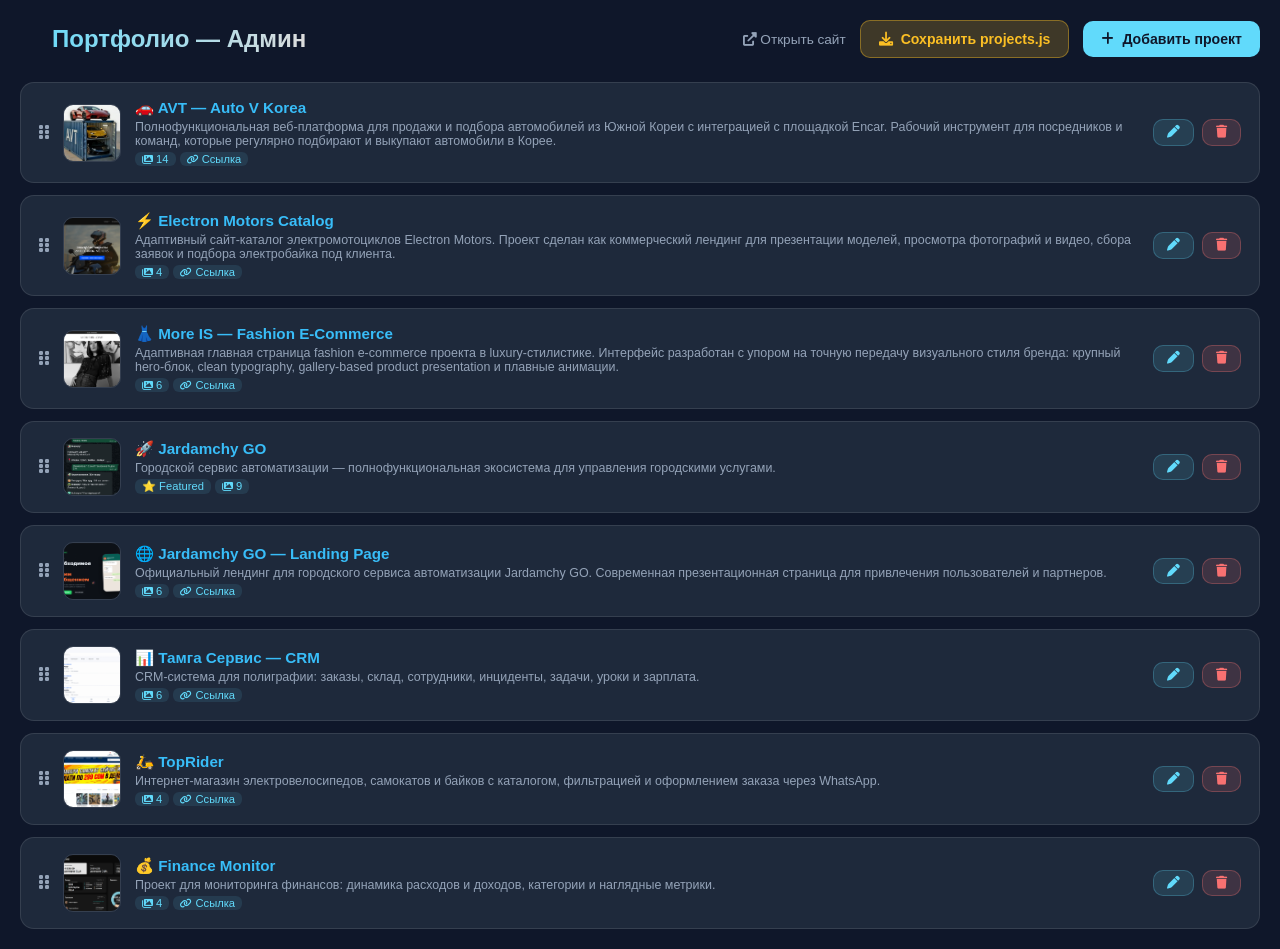
<file: admin.html>
<!DOCTYPE html>
<html lang="ru">

<head>
    <meta charset="UTF-8">
    <meta name="viewport" content="width=device-width, initial-scale=1.0">
    <title>Админ — Портфолио</title>
    <link rel="stylesheet" href="https://cdnjs.cloudflare.com/ajax/libs/font-awesome/6.0.0/css/all.min.css">
    <!-- Загружаем текущий projects.js как источник данных -->
    <script src="projects.js"></script>
    <style>
        :root {
            --bg: #0f172a;
            --card: #1e293b;
            --border: rgba(255, 255, 255, 0.1);
            --accent: #61dafb;
            --accent2: #38bdf8;
            --text: #f1f5f9;
            --muted: #94a3b8;
            --danger: #f87171;
            --success: #4ade80;
            --warn: #fbbf24;
        }

        * {
            margin: 0;
            padding: 0;
            box-sizing: border-box;
        }

        body {
            font-family: 'Segoe UI', sans-serif;
            background: var(--bg);
            color: var(--text);
            min-height: 100vh;
            padding: 20px;
        }

        /* TOP BAR */
        .top-bar {
            display: flex;
            align-items: center;
            justify-content: space-between;
            margin-bottom: 24px;
            flex-wrap: wrap;
            gap: 12px;
        }

        .top-bar h1 {
            font-size: 1.5rem;
            background: linear-gradient(90deg, var(--accent), #dcdcdc);
            -webkit-background-clip: text;
            -webkit-text-fill-color: transparent;
            background-clip: text;
        }

        .top-bar-links {
            display: flex;
            align-items: center;
            gap: 14px;
            flex-wrap: wrap;
        }

        .top-bar-links a {
            color: var(--muted);
            text-decoration: none;
            font-size: 0.85rem;
            transition: color .2s;
        }

        .top-bar-links a:hover {
            color: var(--accent);
        }

        /* SAVE BANNER */
        .save-banner {
            display: none;
            background: rgba(251, 191, 36, 0.1);
            border: 1px solid rgba(251, 191, 36, 0.35);
            border-radius: 12px;
            padding: 14px 20px;
            margin-bottom: 20px;
            align-items: center;
            gap: 14px;
            flex-wrap: wrap;
        }

        .save-banner.visible {
            display: flex;
        }

        .save-banner i {
            color: var(--warn);
            font-size: 1.2rem;
            flex-shrink: 0;
        }

        .save-banner p {
            flex: 1;
            font-size: 0.88rem;
            color: var(--warn);
        }

        .save-banner p strong {
            display: block;
            margin-bottom: 2px;
        }

        .save-banner p span {
            opacity: .8;
            font-size: .8rem;
        }

        /* BTNS */
        .btn {
            display: inline-flex;
            align-items: center;
            gap: 8px;
            padding: 10px 18px;
            border-radius: 10px;
            border: none;
            cursor: pointer;
            font-size: 0.88rem;
            font-weight: 600;
            transition: all .2s;
        }

        .btn-primary {
            background: var(--accent);
            color: #0f172a;
        }

        .btn-primary:hover {
            background: var(--accent2);
            transform: translateY(-1px);
        }

        .btn-save {
            background: rgba(251, 191, 36, 0.2);
            color: var(--warn);
            border: 1px solid rgba(251, 191, 36, 0.4);
        }

        .btn-save:hover {
            background: rgba(251, 191, 36, 0.35);
            transform: translateY(-1px);
        }

        .btn-danger {
            background: rgba(248, 113, 113, 0.15);
            color: var(--danger);
            border: 1px solid rgba(248, 113, 113, .3);
        }

        .btn-danger:hover {
            background: rgba(248, 113, 113, .3);
        }

        .btn-edit {
            background: rgba(97, 218, 251, .12);
            color: var(--accent);
            border: 1px solid rgba(97, 218, 251, .25);
        }

        .btn-edit:hover {
            background: rgba(97, 218, 251, .25);
        }

        .btn-cancel {
            background: rgba(255, 255, 255, .06);
            color: var(--muted);
            border: 1px solid var(--border);
        }

        .btn-cancel:hover {
            background: rgba(255, 255, 255, .12);
            color: var(--text);
        }

        .btn-sm {
            padding: 6px 13px;
            font-size: 0.8rem;
        }

        /* PROJECTS */
        .projects-list {
            display: flex;
            flex-direction: column;
            gap: 12px;
        }

        .project-item {
            background: var(--card);
            border: 1px solid var(--border);
            border-radius: 14px;
            padding: 16px 18px;
            display: flex;
            align-items: center;
            gap: 14px;
            transition: border-color .2s;
        }

        .project-item:hover {
            border-color: rgba(97, 218, 251, .35);
        }

        .project-item.dragging {
            opacity: .4;
        }

        .drag-handle {
            color: var(--muted);
            cursor: grab;
            font-size: 1rem;
            flex-shrink: 0;
        }

        .drag-handle:active {
            cursor: grabbing;
        }

        .project-thumb {
            width: 58px;
            height: 58px;
            border-radius: 10px;
            object-fit: cover;
            border: 1px solid var(--border);
            flex-shrink: 0;
        }

        .project-thumb-ph {
            width: 58px;
            height: 58px;
            border-radius: 10px;
            background: rgba(255, 255, 255, .05);
            border: 1px solid var(--border);
            display: flex;
            align-items: center;
            justify-content: center;
            color: var(--muted);
            font-size: 1.3rem;
            flex-shrink: 0;
        }

        .project-info {
            flex: 1;
            min-width: 0;
        }

        .project-info h3 {
            font-size: .95rem;
            color: var(--accent2);
            margin-bottom: 3px;
            white-space: nowrap;
            overflow: hidden;
            text-overflow: ellipsis;
        }

        .project-info p {
            font-size: .78rem;
            color: var(--muted);
            display: -webkit-box;
            -webkit-line-clamp: 2;
            -webkit-box-orient: vertical;
            overflow: hidden;
        }

        .project-meta {
            margin-top: 4px;
            display: flex;
            flex-wrap: wrap;
            gap: 4px;
        }

        .badge {
            background: rgba(97, 218, 251, .1);
            color: var(--accent);
            border-radius: 6px;
            padding: 1px 7px;
            font-size: .7rem;
        }

        .badge-warn {
            background: rgba(251, 191, 36, .1);
            color: var(--warn);
        }

        .project-actions {
            display: flex;
            gap: 8px;
            flex-shrink: 0;
        }

        .empty-state {
            text-align: center;
            padding: 60px 20px;
            color: var(--muted);
        }

        .empty-state i {
            font-size: 3rem;
            margin-bottom: 16px;
            opacity: .4;
            display: block;
        }

        /* MODAL */
        .modal-overlay {
            display: none;
            position: fixed;
            inset: 0;
            background: rgba(0, 0, 0, .75);
            backdrop-filter: blur(4px);
            z-index: 100;
            align-items: flex-start;
            justify-content: center;
            padding: 20px;
            overflow-y: auto;
        }

        .modal-overlay.open {
            display: flex;
        }

        .modal {
            background: var(--card);
            border: 1px solid var(--border);
            border-radius: 20px;
            padding: 26px;
            width: 100%;
            max-width: 600px;
            margin: auto;
        }

        .modal-header {
            display: flex;
            align-items: center;
            justify-content: space-between;
            margin-bottom: 22px;
        }

        .modal-header h2 {
            font-size: 1.2rem;
            color: var(--accent);
        }

        .modal-close {
            background: none;
            border: none;
            color: var(--muted);
            font-size: 1.4rem;
            cursor: pointer;
            transition: color .2s;
        }

        .modal-close:hover {
            color: var(--text);
        }

        /* FORM */
        .form-group {
            margin-bottom: 16px;
        }

        .form-group label {
            display: block;
            font-size: .82rem;
            color: var(--muted);
            margin-bottom: 6px;
            font-weight: 500;
        }

        .form-group input[type=text],
        .form-group input[type=url],
        .form-group textarea {
            width: 100%;
            background: rgba(255, 255, 255, .05);
            border: 1px solid var(--border);
            border-radius: 10px;
            color: var(--text);
            padding: 9px 13px;
            font-size: .88rem;
            font-family: inherit;
            outline: none;
            transition: border-color .2s;
        }

        .form-group input:focus,
        .form-group textarea:focus {
            border-color: var(--accent);
        }

        .form-group textarea {
            resize: vertical;
            min-height: 75px;
        }

        .form-row {
            display: grid;
            grid-template-columns: 80px 1fr;
            gap: 12px;
        }

        /* UPLOAD */
        .upload-area {
            border: 2px dashed rgba(97, 218, 251, .3);
            border-radius: 12px;
            padding: 18px;
            text-align: center;
            cursor: pointer;
            transition: all .2s;
            position: relative;
        }

        .upload-area:hover,
        .upload-area.drag-over {
            border-color: var(--accent);
            background: rgba(97, 218, 251, .05);
        }

        .upload-area input {
            position: absolute;
            inset: 0;
            opacity: 0;
            cursor: pointer;
        }

        .upload-area i {
            font-size: 1.6rem;
            color: var(--accent);
            margin-bottom: 6px;
        }

        .upload-area p {
            font-size: .82rem;
            color: var(--muted);
        }

        .images-preview {
            display: grid;
            grid-template-columns: repeat(auto-fill, minmax(80px, 1fr));
            gap: 8px;
            margin-top: 10px;
        }

        .img-wrap {
            position: relative;
            border-radius: 10px;
            overflow: hidden;
            aspect-ratio: 1;
        }

        .img-wrap img {
            width: 100%;
            height: 100%;
            object-fit: cover;
        }

        .img-rm {
            position: absolute;
            top: 3px;
            right: 3px;
            background: rgba(0, 0, 0, .7);
            color: var(--danger);
            border: none;
            border-radius: 50%;
            width: 20px;
            height: 20px;
            font-size: 11px;
            cursor: pointer;
            display: flex;
            align-items: center;
            justify-content: center;
            transition: background .2s;
        }

        .img-rm:hover {
            background: rgba(248, 113, 113, .4);
        }

        /* FEATURES */
        .features-list {
            display: flex;
            flex-direction: column;
            gap: 5px;
            margin-top: 6px;
        }

        .feature-row {
            display: flex;
            gap: 7px;
        }

        .feature-row input {
            flex: 1;
            background: rgba(255, 255, 255, .05);
            border: 1px solid var(--border);
            border-radius: 8px;
            color: var(--text);
            padding: 7px 11px;
            font-size: .85rem;
            outline: none;
            transition: border-color .2s;
        }

        .feature-row input:focus {
            border-color: var(--accent);
        }

        .feature-row button {
            background: none;
            border: none;
            color: var(--danger);
            cursor: pointer;
            font-size: .95rem;
            padding: 5px 8px;
            border-radius: 6px;
            transition: background .2s;
        }

        .feature-row button:hover {
            background: rgba(248, 113, 113, .15);
        }

        .add-feat {
            background: none;
            border: 1px dashed rgba(97, 218, 251, .3);
            border-radius: 8px;
            color: var(--accent);
            padding: 6px 12px;
            cursor: pointer;
            font-size: .8rem;
            transition: all .2s;
            margin-top: 4px;
        }

        .add-feat:hover {
            background: rgba(97, 218, 251, .08);
            border-color: var(--accent);
        }

        /* TOGGLE */
        .toggle-row {
            display: flex;
            align-items: center;
            gap: 10px;
        }

        .toggle {
            position: relative;
            width: 40px;
            height: 22px;
            flex-shrink: 0;
        }

        .toggle input {
            opacity: 0;
            width: 0;
            height: 0;
        }

        .toggle-slider {
            position: absolute;
            inset: 0;
            background: rgba(255, 255, 255, .1);
            border-radius: 22px;
            cursor: pointer;
            transition: background .2s;
        }

        .toggle-slider::before {
            content: '';
            position: absolute;
            left: 3px;
            top: 3px;
            width: 16px;
            height: 16px;
            background: white;
            border-radius: 50%;
            transition: transform .2s;
        }

        .toggle input:checked+.toggle-slider {
            background: var(--accent);
        }

        .toggle input:checked+.toggle-slider::before {
            transform: translateX(18px);
        }

        .modal-footer {
            display: flex;
            gap: 10px;
            justify-content: flex-end;
            margin-top: 22px;
            padding-top: 16px;
            border-top: 1px solid var(--border);
        }

        /* TOAST */
        .toast {
            position: fixed;
            bottom: 22px;
            right: 22px;
            background: #1e293b;
            border: 1px solid var(--border);
            border-radius: 12px;
            padding: 11px 18px;
            font-size: .85rem;
            display: flex;
            align-items: center;
            gap: 9px;
            transform: translateY(80px);
            opacity: 0;
            transition: all .3s;
            z-index: 999;
            max-width: 300px;
        }

        .toast.show {
            transform: translateY(0);
            opacity: 1;
        }

        .toast.success {
            border-color: rgba(74, 222, 128, .4);
        }

        .toast.success i {
            color: var(--success);
        }

        .toast.error {
            border-color: rgba(248, 113, 113, .4);
        }

        .toast.error i {
            color: var(--danger);
        }

        /* CONFIRM */
        .confirm-overlay {
            display: none;
            position: fixed;
            inset: 0;
            background: rgba(0, 0, 0, .7);
            backdrop-filter: blur(4px);
            z-index: 200;
            align-items: center;
            justify-content: center;
            padding: 20px;
        }

        .confirm-overlay.open {
            display: flex;
        }

        .confirm-box {
            background: var(--card);
            border: 1px solid var(--border);
            border-radius: 18px;
            padding: 28px;
            max-width: 340px;
            width: 100%;
            text-align: center;
        }

        .confirm-box i {
            font-size: 2.3rem;
            color: var(--danger);
            margin-bottom: 12px;
        }

        .confirm-box h3 {
            margin-bottom: 8px;
        }

        .confirm-box p {
            color: var(--muted);
            font-size: .88rem;
            margin-bottom: 20px;
        }

        .confirm-actions {
            display: flex;
            gap: 10px;
            justify-content: center;
        }

        @media(max-width:600px) {
            .modal {
                padding: 18px;
            }

            .project-item {
                flex-wrap: wrap;
            }

            .project-actions {
                width: 100%;
                justify-content: flex-end;
            }

            .form-row {
                grid-template-columns: 60px 1fr;
            }
        }
    </style>
</head>

<body>

    <!-- TOP BAR -->
    <div class="top-bar">
        <h1><i class="fas fa-layer-group" style="margin-right:8px;opacity:.7"></i>Портфолио — Админ</h1>
        <div class="top-bar-links">
            <a href="index.html" target="_blank"><i class="fas fa-external-link-alt"></i> Открыть сайт</a>
            <button class="btn btn-save" onclick="downloadProjectsJs()"
                title="Скачать projects.js и добавить в папку, затем запушить в GitHub">
                <i class="fas fa-download"></i> Сохранить projects.js
            </button>
            <button class="btn btn-primary" onclick="openModal()">
                <i class="fas fa-plus"></i> Добавить проект
            </button>
        </div>
    </div>

    <!-- SAVE BANNER -->
    <div class="save-banner" id="save-banner">
        <i class="fas fa-exclamation-triangle"></i>
        <p>
            <strong>Есть несохранённые изменения!</strong>
            <span>Нажми «Сохранить projects.js», замени файл в папке портфолио и запуши в GitHub.</span>
        </p>
        <button class="btn btn-save btn-sm" onclick="downloadProjectsJs()">
            <i class="fas fa-download"></i> Скачать
        </button>
    </div>

    <!-- LIST -->
    <div id="projects-list" class="projects-list"></div>

    <!-- HOW TO -->
    <div id="howto"
        style="margin-top:24px; background:rgba(97,218,251,0.05); border:1px solid rgba(97,218,251,0.2); border-radius:14px; padding:18px 20px; font-size:.85rem; color:var(--muted); display:none;">
        <strong style="color:var(--accent); display:block; margin-bottom:10px;">📋 Как применить изменения на
            сайте:</strong>
        <ol style="padding-left:18px; line-height:2;">
            <li>Нажми кнопку <strong style="color:var(--warn)">«Сохранить projects.js»</strong></li>
            <li>Файл <code style="background:rgba(255,255,255,.1);padding:1px 6px;border-radius:4px;">projects.js</code>
                скачается — замени им старый в папке портфолио</li>
            <li>Сделай <code
                    style="background:rgba(255,255,255,.1);padding:1px 6px;border-radius:4px;">git add . && git commit -m "update projects" && git push</code>
            </li>
            <li>Готово — изменения появятся на сайте! ✅</li>
        </ol>
    </div>

    <!-- MODAL -->
    <div class="modal-overlay" id="modal" onclick="handleOverlayClick(event)">
        <div class="modal">
            <div class="modal-header">
                <h2 id="modal-title"><i class="fas fa-plus-circle" style="margin-right:8px"></i>Добавить проект</h2>
                <button class="modal-close" onclick="closeModal()"><i class="fas fa-times"></i></button>
            </div>

            <div class="form-row">
                <div class="form-group">
                    <label>Эмодзи</label>
                    <input type="text" id="f-emoji" placeholder="🚀" style="font-size:1.2rem;text-align:center;"
                        maxlength="4">
                </div>
                <div class="form-group">
                    <label>Название проекта *</label>
                    <input type="text" id="f-title" placeholder="Мой проект">
                </div>
            </div>

            <div class="form-group">
                <label>Описание *</label>
                <textarea id="f-desc" rows="3" placeholder="Что делает этот проект..."></textarea>
            </div>

            <div class="form-group">
                <label>Ссылка на проект (URL)</label>
                <input type="url" id="f-url" placeholder="https://example.com">
            </div>

            <div class="form-group">
                <label>Технологии</label>
                <input type="text" id="f-tech" placeholder="Frontend: HTML | Backend: FastAPI | Hosting: Railway">
            </div>

            <div class="form-group">
                <label>Особенности / фичи</label>
                <div class="features-list" id="features-list"></div>
                <button class="add-feat" onclick="addFeatureRow()"><i class="fas fa-plus"></i> Добавить пункт</button>
            </div>

            <div class="form-group">
                <label>Скриншоты</label>
                <div class="upload-area" id="upload-area">
                    <input type="file" id="f-images" accept="image/*" multiple onchange="handleImages(this)">
                    <i class="fas fa-cloud-upload-alt"></i>
                    <p>Нажми или перетащи сюда<br><small style="opacity:.6">PNG, JPG, WebP — до 10 фото</small></p>
                </div>
                <div class="images-preview" id="images-preview"></div>
            </div>

            <div class="form-group">
                <div class="toggle-row">
                    <label class="toggle">
                        <input type="checkbox" id="f-featured">
                        <span class="toggle-slider"></span>
                    </label>
                    <div>
                        <div style="font-size:.86rem;font-weight:600">⭐ Выделенный проект</div>
                        <div style="font-size:.76rem;color:var(--muted)">Синяя рамка, крупный вид</div>
                    </div>
                </div>
            </div>

            <div class="modal-footer">
                <button class="btn btn-cancel" onclick="closeModal()">Отмена</button>
                <button class="btn btn-primary" onclick="saveProject()"><i class="fas fa-save"></i> Сохранить</button>
            </div>
        </div>
    </div>

    <!-- CONFIRM -->
    <div class="confirm-overlay" id="confirm-overlay">
        <div class="confirm-box">
            <i class="fas fa-trash-alt"></i>
            <h3>Удалить проект?</h3>
            <p id="confirm-text">Это действие нельзя отменить.</p>
            <div class="confirm-actions">
                <button class="btn btn-cancel" onclick="closeConfirm()">Отмена</button>
                <button class="btn btn-danger" onclick="confirmDelete()">Удалить</button>
            </div>
        </div>
    </div>

    <!-- TOAST -->
    <div class="toast" id="toast">
        <i id="toast-icon" class="fas fa-check-circle"></i>
        <span id="toast-msg"></span>
    </div>

    <script>
        // ── DATA ─────────────────────────────────────────────────────
        const LS_KEY = 'portfolio_admin_projects';

        function uid() { return 'p' + Date.now().toString(36) + Math.random().toString(36).slice(2, 5); }

        // Load: prefer localStorage draft, fall back to projects.js, then empty
        function getProjects() {
            try {
                const raw = localStorage.getItem(LS_KEY);
                if (raw) return JSON.parse(raw);
            } catch (e) { }
            // Seed from projects.js
            if (window.PORTFOLIO_PROJECTS && window.PORTFOLIO_PROJECTS.length) {
                const data = window.PORTFOLIO_PROJECTS.map(p => ({ ...p, id: p.id || uid() }));
                localStorage.setItem(LS_KEY, JSON.stringify(data));
                return data;
            }
            return [];
        }

        function setProjects(data) {
            localStorage.setItem(LS_KEY, JSON.stringify(data));
            showChangedBanner();
        }

        // ── STATE ────────────────────────────────────────────────────
        let editingId = null;
        let pendingImages = [];
        let deleteTargetId = null;
        let hasUnsaved = false;

        // ── UNSAVED BANNER ───────────────────────────────────────────
        function showChangedBanner() {
            hasUnsaved = true;
            document.getElementById('save-banner').classList.add('visible');
            document.getElementById('howto').style.display = 'block';
        }

        // ── RENDER ───────────────────────────────────────────────────
        function render() {
            const projects = getProjects();
            const list = document.getElementById('projects-list');

            if (!projects.length) {
                list.innerHTML = `<div class="empty-state"><i class="fas fa-folder-open"></i><p>Проектов пока нет</p>
        <button class="btn btn-primary" onclick="openModal()"><i class="fas fa-plus"></i> Добавить первый</button></div>`;
                return;
            }

            list.innerHTML = projects.map(p => {
                const thumb = p.images && p.images.length
                    ? `<img class="project-thumb" src="${p.images[0]}" alt="" onerror="this.style.display='none';this.nextElementSibling.style.display='flex'">
           <div class="project-thumb-ph" style="display:none"><i class="fas fa-image"></i></div>`
                    : `<div class="project-thumb-ph"><i class="fas fa-image"></i></div>`;

                return `
      <div class="project-item" data-id="${p.id}"
           draggable="true"
           ondragstart="dragStart(event,'${p.id}')"
           ondragover="dragOver(event)"
           ondrop="drop(event,'${p.id}')">
        <span class="drag-handle"><i class="fas fa-grip-vertical"></i></span>
        ${thumb}
        <div class="project-info">
          <h3>${p.emoji || ''} ${p.title}</h3>
          <p>${p.description || ''}</p>
          <div class="project-meta">
            ${p.featured ? '<span class="badge">⭐ Featured</span>' : ''}
            ${p.images && p.images.length ? `<span class="badge"><i class="fas fa-images" style="font-size:.6rem"></i> ${p.images.length}</span>` : ''}
            ${p.url ? '<span class="badge"><i class="fas fa-link" style="font-size:.6rem"></i> Ссылка</span>' : ''}
          </div>
        </div>
        <div class="project-actions">
          <button class="btn btn-edit btn-sm" onclick="openModal('${p.id}')"><i class="fas fa-pen"></i></button>
          <button class="btn btn-danger btn-sm" onclick="askDelete('${p.id}','${esc(p.title)}')"><i class="fas fa-trash"></i></button>
        </div>
      </div>`;
            }).join('');
        }

        function esc(s) { return String(s || '').replace(/'/g, "\\'").replace(/"/g, '&quot;'); }

        // ── MODAL ────────────────────────────────────────────────────
        function openModal(id) {
            editingId = id || null;
            pendingImages = [];
            const title = document.getElementById('modal-title');

            if (id) {
                const p = getProjects().find(x => x.id === id);
                if (!p) return;
                title.innerHTML = '<i class="fas fa-pen" style="margin-right:8px"></i>Редактировать';
                document.getElementById('f-emoji').value = p.emoji || '';
                document.getElementById('f-title').value = p.title || '';
                document.getElementById('f-desc').value = p.description || '';
                document.getElementById('f-url').value = p.url || '';
                document.getElementById('f-tech').value = p.tech || '';
                document.getElementById('f-featured').checked = !!p.featured;
                pendingImages = (p.images || []).map(src => ({ src }));
                renderFeatures(p.features || []);
            } else {
                title.innerHTML = '<i class="fas fa-plus-circle" style="margin-right:8px"></i>Добавить проект';
                ['f-emoji', 'f-title', 'f-desc', 'f-url', 'f-tech'].forEach(id => document.getElementById(id).value = '');
                document.getElementById('f-featured').checked = false;
                renderFeatures([]);
            }

            renderPreviews();
            document.getElementById('modal').classList.add('open');
            setTimeout(() => document.getElementById('f-title').focus(), 50);
        }

        function closeModal() {
            document.getElementById('modal').classList.remove('open');
            editingId = null; pendingImages = [];
        }

        function handleOverlayClick(e) { if (e.target === document.getElementById('modal')) closeModal(); }

        // ── FEATURES ─────────────────────────────────────────────────
        function renderFeatures(items) {
            document.getElementById('features-list').innerHTML = '';
            items.forEach(f => addFeatureRow(f));
        }

        function addFeatureRow(val = '') {
            const list = document.getElementById('features-list');
            const row = document.createElement('div');
            row.className = 'feature-row';
            row.innerHTML = `<input type="text" placeholder="Пункт" value="${esc(val)}">
      <button onclick="this.parentElement.remove()"><i class="fas fa-times"></i></button>`;
            list.appendChild(row);
            if (!val) row.querySelector('input').focus();
        }

        function getFeatures() {
            return Array.from(document.querySelectorAll('#features-list .feature-row input'))
                .map(i => i.value.trim()).filter(Boolean);
        }

        // ── IMAGES ───────────────────────────────────────────────────
        function handleImages(input) {
            const files = Array.from(input.files).slice(0, 10 - pendingImages.length);
            let done = 0;
            files.forEach(file => {
                const r = new FileReader();
                r.onload = e => { pendingImages.push({ src: e.target.result }); done++; if (done === files.length) renderPreviews(); };
                r.readAsDataURL(file);
            });
            input.value = '';
        }

        function removeImage(i) { pendingImages.splice(i, 1); renderPreviews(); }

        function renderPreviews() {
            document.getElementById('images-preview').innerHTML = pendingImages.map((img, i) => `
      <div class="img-wrap">
        <img src="${img.src}" alt="">
        <button class="img-rm" onclick="removeImage(${i})"><i class="fas fa-times"></i></button>
      </div>`).join('');
        }

        // Drag-drop onto upload area
        const ua = document.getElementById('upload-area');
        ua.addEventListener('dragover', e => { e.preventDefault(); ua.classList.add('drag-over'); });
        ua.addEventListener('dragleave', () => ua.classList.remove('drag-over'));
        ua.addEventListener('drop', e => {
            e.preventDefault(); ua.classList.remove('drag-over');
            const files = Array.from(e.dataTransfer.files).filter(f => f.type.startsWith('image/'));
            if (files.length) handleImages({ files, value: '' });
        });

        // ── SAVE PROJECT ─────────────────────────────────────────────
        function saveProject() {
            const title = document.getElementById('f-title').value.trim();
            const desc = document.getElementById('f-desc').value.trim();
            if (!title) { showToast('Введи название!', 'error'); return; }

            const project = {
                id: editingId || uid(),
                emoji: document.getElementById('f-emoji').value.trim() || '📁',
                title, description: desc,
                url: document.getElementById('f-url').value.trim(),
                tech: document.getElementById('f-tech').value.trim(),
                featured: document.getElementById('f-featured').checked,
                features: getFeatures(),
                images: pendingImages.map(i => i.src)
            };

            const projects = getProjects();
            if (editingId) { const idx = projects.findIndex(p => p.id === editingId); if (idx > -1) projects[idx] = project; }
            else projects.push(project);

            setProjects(projects);
            closeModal();
            render();
            showToast(editingId ? 'Проект обновлён!' : 'Проект добавлен!', 'success');
        }

        // ── DELETE ───────────────────────────────────────────────────
        function askDelete(id, name) {
            deleteTargetId = id;
            document.getElementById('confirm-text').textContent = `Удалить "${name}"? Это нельзя отменить.`;
            document.getElementById('confirm-overlay').classList.add('open');
        }
        function closeConfirm() { deleteTargetId = null; document.getElementById('confirm-overlay').classList.remove('open'); }
        function confirmDelete() {
            const projects = getProjects().filter(p => p.id !== deleteTargetId);
            setProjects(projects);
            closeConfirm(); render();
            showToast('Проект удалён', 'success');
        }

        // ── DRAG SORT ────────────────────────────────────────────────
        let dragId = null;
        function dragStart(e, id) { dragId = id; e.dataTransfer.effectAllowed = 'move'; }
        function dragOver(e) { e.preventDefault(); }
        function drop(e, targetId) {
            e.preventDefault();
            if (!dragId || dragId === targetId) return;
            const projects = getProjects();
            const fi = projects.findIndex(p => p.id === dragId);
            const ti = projects.findIndex(p => p.id === targetId);
            const [moved] = projects.splice(fi, 1);
            projects.splice(ti, 0, moved);
            setProjects(projects); render(); dragId = null;
        }

        // ── DOWNLOAD projects.js ─────────────────────────────────────
        function downloadProjectsJs() {
            const projects = getProjects();
            // Sanitize: remove base64 images warning
            const hasBase64 = projects.some(p => p.images && p.images.some(s => s.startsWith('data:')));

            const content = `// Файл генерируется автоматически из admin.html
// Не редактируй вручную — используй admin.html
${hasBase64 ? '\n// ⚠️  Некоторые изображения хранятся как base64 (загружены через форму).\n// Для лучшей производительности рекомендуется переместить их в папку img/\n' : ''}
window.PORTFOLIO_PROJECTS = ${JSON.stringify(projects, null, 2)};
`;
            const blob = new Blob([content], { type: 'text/javascript' });
            const a = document.createElement('a');
            a.href = URL.createObjectURL(blob);
            a.download = 'projects.js';
            a.click();
            URL.revokeObjectURL(a.href);

            document.getElementById('save-banner').classList.remove('visible');
            hasUnsaved = false;
            showToast('projects.js скачан! Замени файл в папке и запуши в GitHub ✅', 'success');
        }

        // ── TOAST ────────────────────────────────────────────────────
        let toastTimer;
        function showToast(msg, type = 'success') {
            const t = document.getElementById('toast');
            document.getElementById('toast-msg').textContent = msg;
            document.getElementById('toast-icon').className = type === 'success' ? 'fas fa-check-circle' : 'fas fa-exclamation-circle';
            t.className = 'toast ' + type + ' show';
            clearTimeout(toastTimer);
            toastTimer = setTimeout(() => t.classList.remove('show'), 3200);
        }

        // ── KEYBOARD ─────────────────────────────────────────────────
        document.addEventListener('keydown', e => {
            if (e.key === 'Escape') { closeModal(); closeConfirm(); }
        });

        // ── INIT ─────────────────────────────────────────────────────
        render();
    </script>
</body>

</html>
</file>
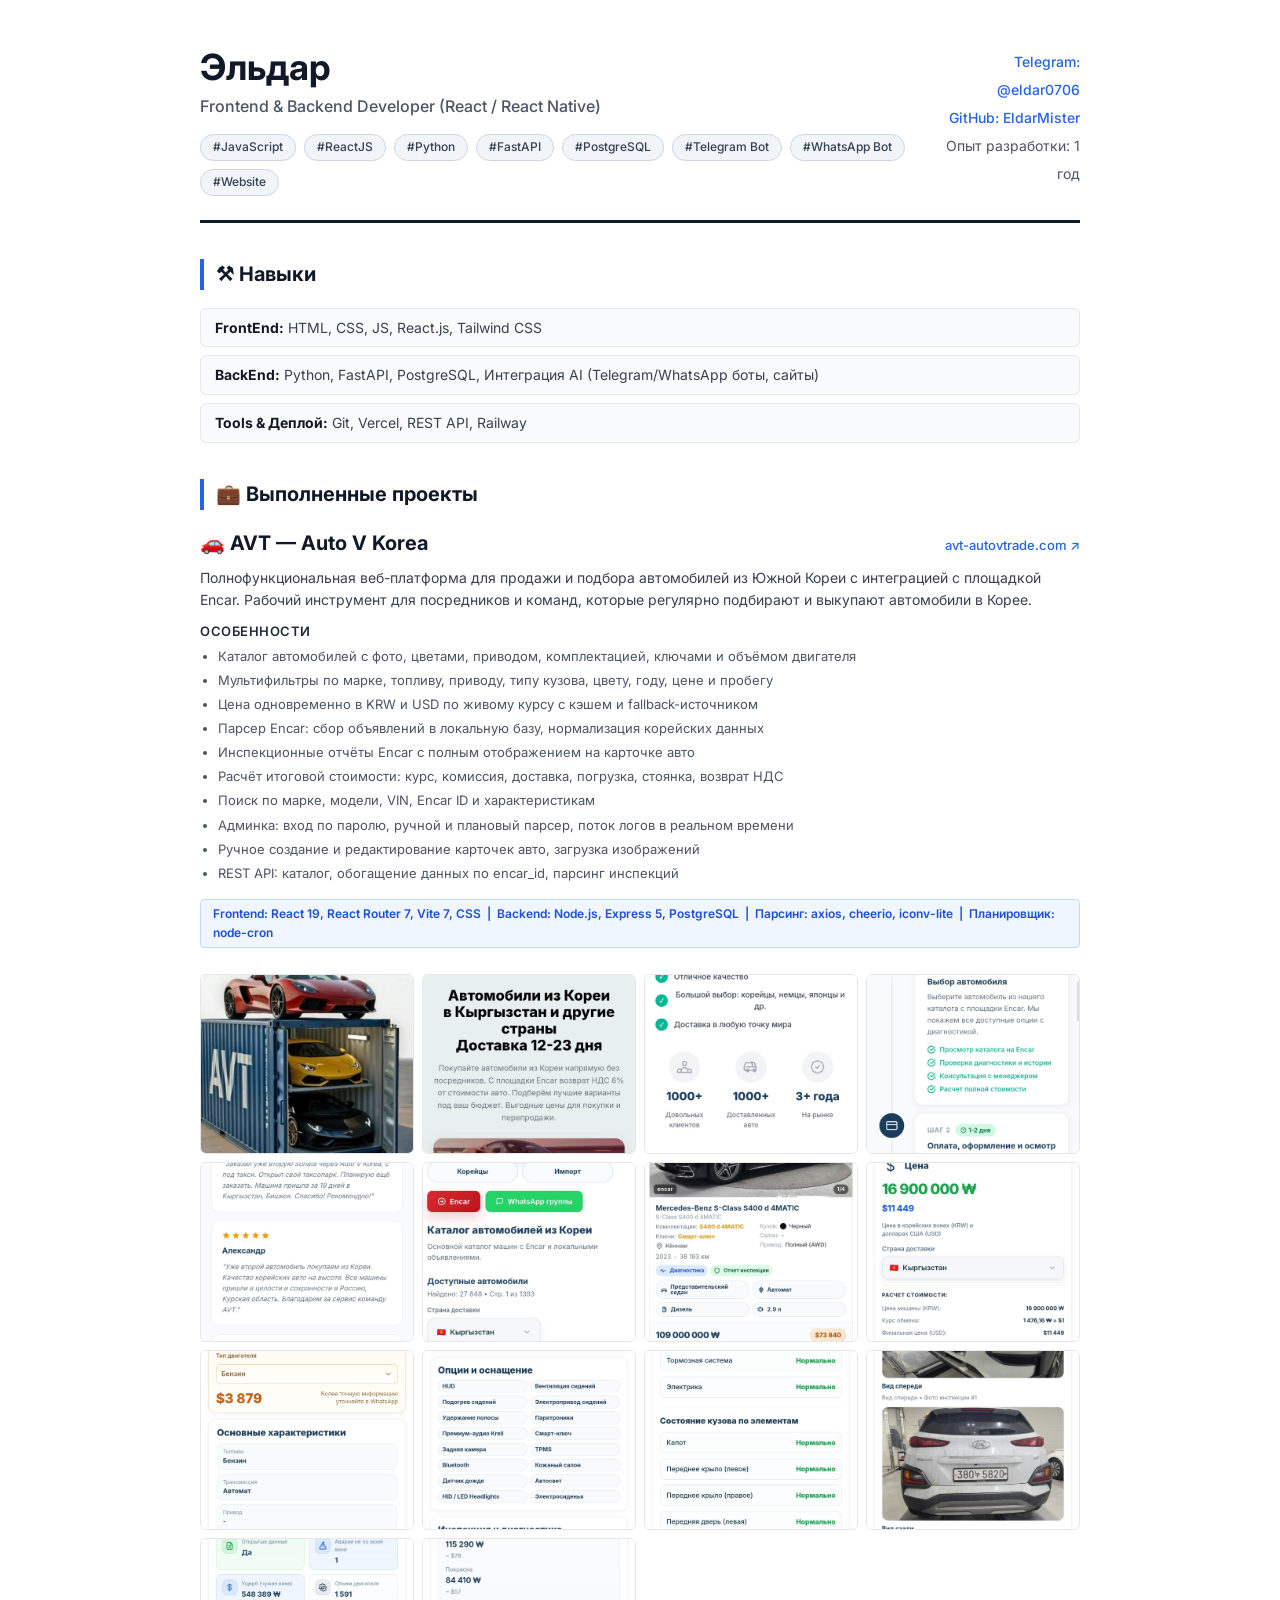
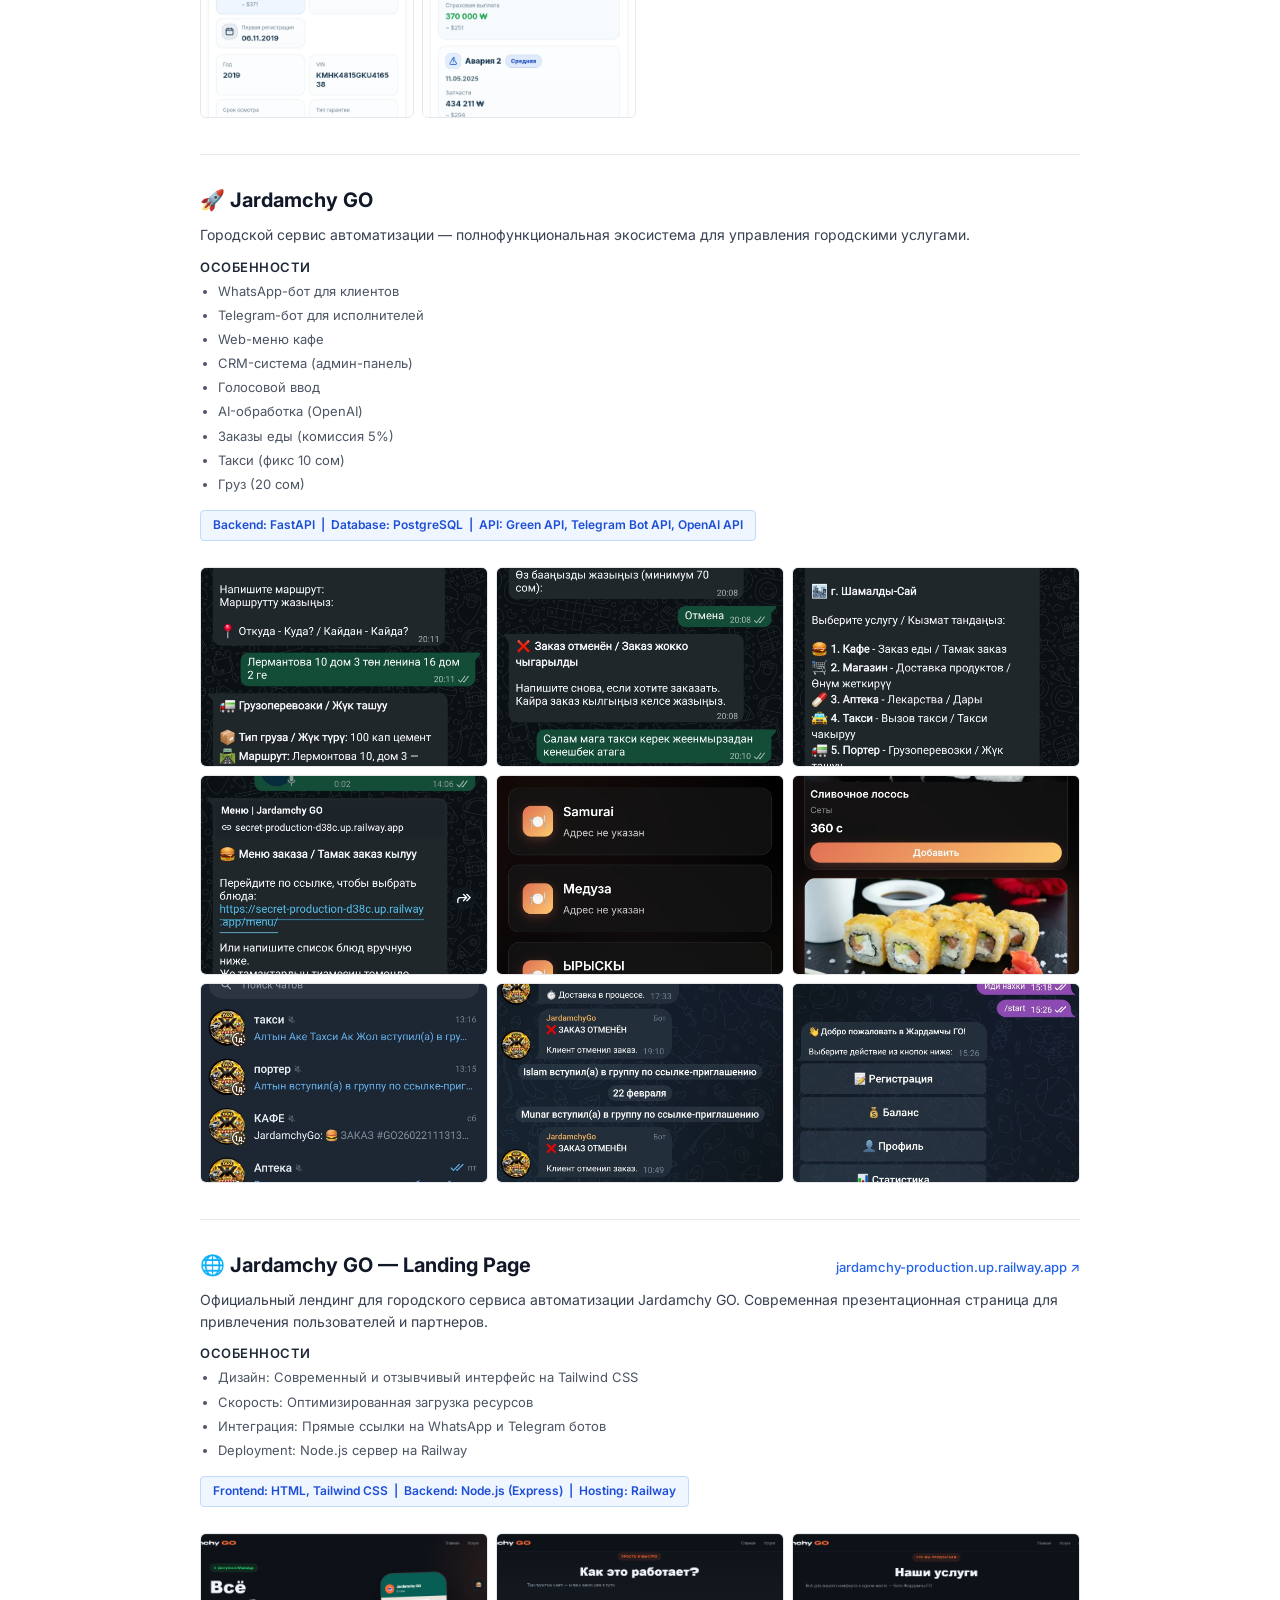
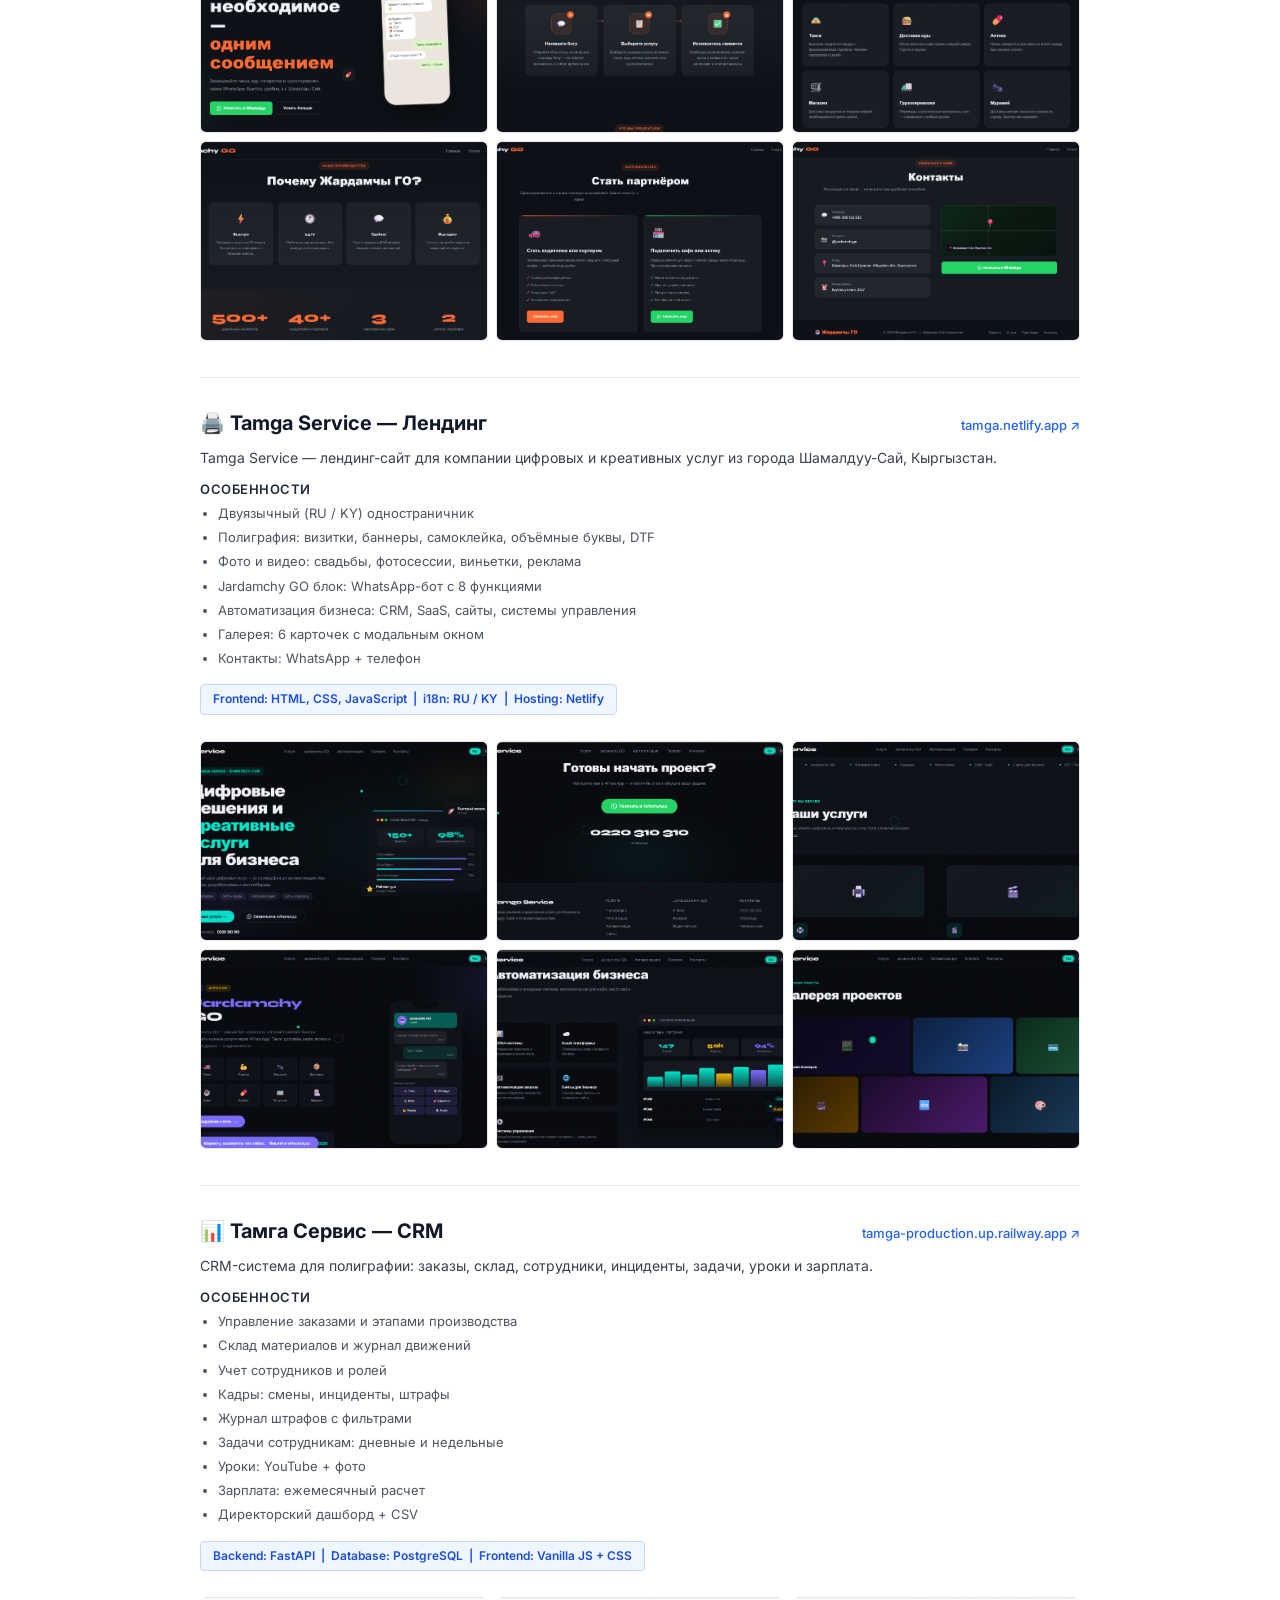
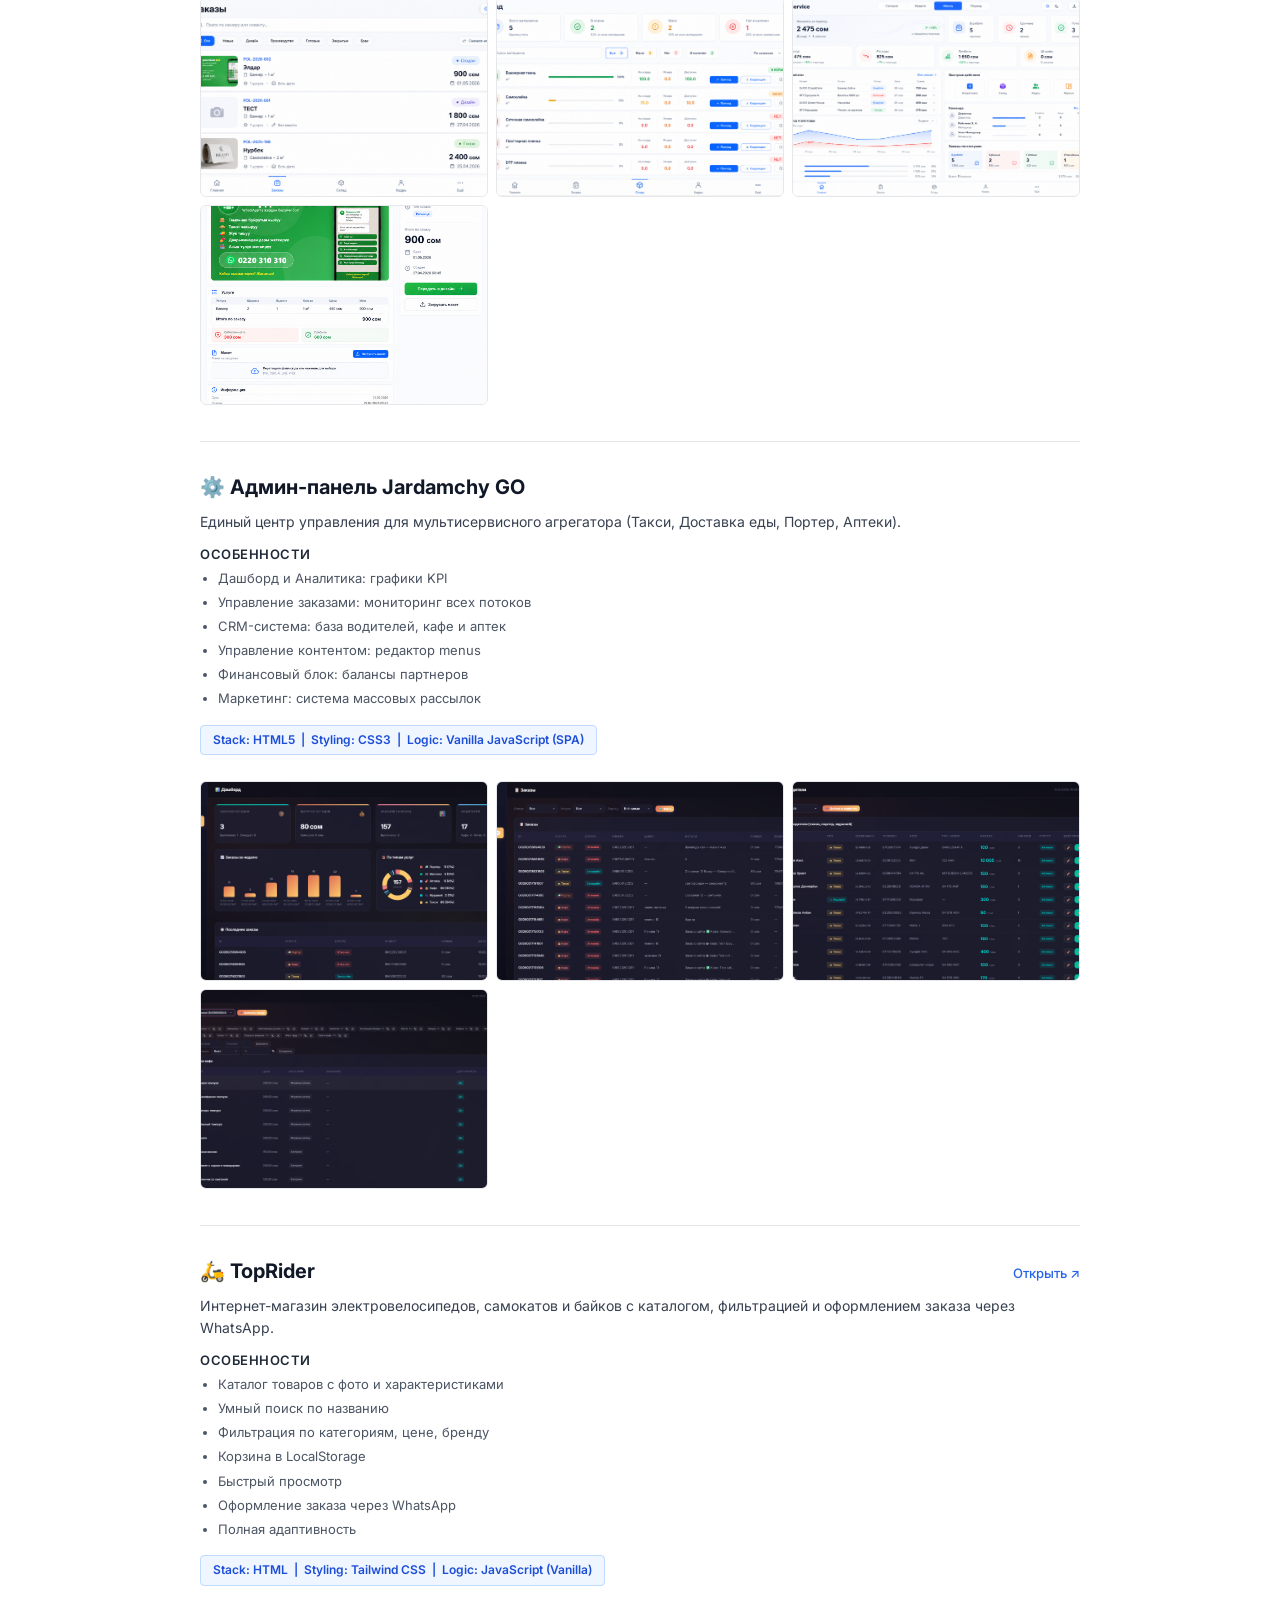
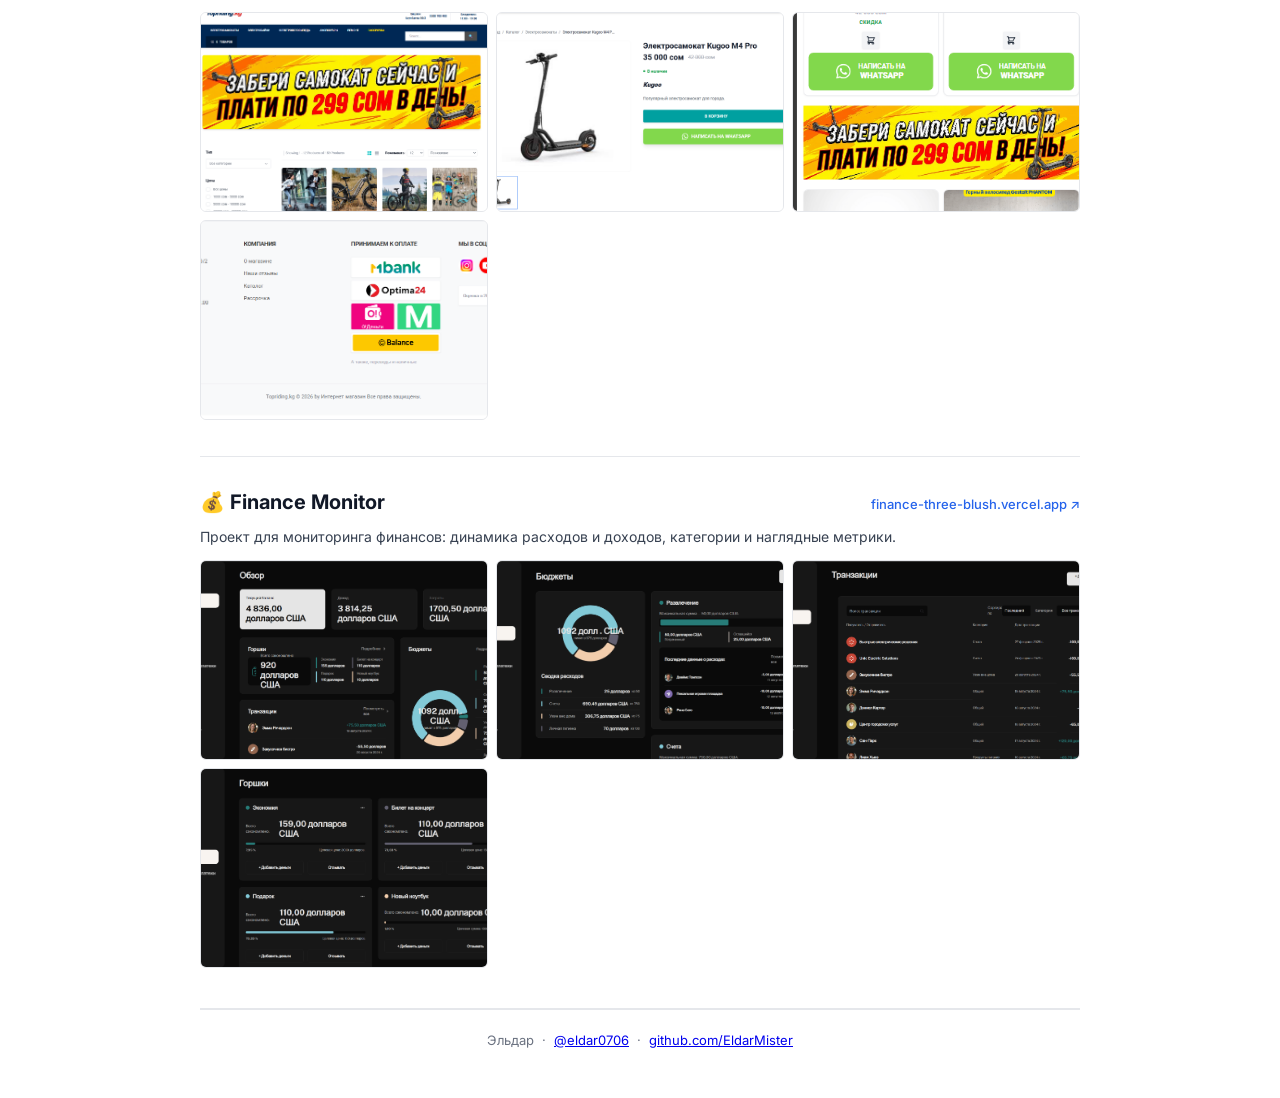
<file: portfolio_print.html>
<!DOCTYPE html>
<html lang="ru">
<head>
    <meta charset="UTF-8">
    <title>Портфолио — Эльдар</title>
    <style>
        @import url('https://fonts.googleapis.com/css2?family=Inter:wght@400;500;600;700&display=swap');

        * { box-sizing: border-box; margin: 0; padding: 0; }

        body {
            font-family: 'Inter', sans-serif;
            color: #1f2937;
            line-height: 1.55;
            background: #ffffff;
            padding: 48px 60px;
            max-width: 1000px;
            margin: 0 auto;
        }

        /* ─── HEADER ─── */
        .header {
            display: flex;
            justify-content: space-between;
            align-items: flex-start;
            margin-bottom: 30px;
            padding-bottom: 24px;
            border-bottom: 3px solid #111827;
        }
        .header-left h1 {
            font-size: 36px;
            font-weight: 700;
            color: #111827;
            line-height: 1.1;
        }
        .header-left .role {
            font-size: 16px;
            color: #4b5563;
            margin-top: 6px;
            font-weight: 500;
        }
        .header-right {
            text-align: right;
            font-size: 14px;
            color: #4b5563;
            line-height: 2;
        }
        .header-right a {
            color: #2563eb;
            text-decoration: none;
            font-weight: 500;
        }
        .tags {
            display: flex;
            flex-wrap: wrap;
            gap: 8px;
            margin-top: 16px;
        }
        .tag {
            background: #f1f5f9;
            border: 1px solid #cbd5e1;
            border-radius: 20px;
            padding: 3px 12px;
            font-size: 12px;
            font-weight: 500;
            color: #334155;
        }

        /* ─── SECTION TITLE ─── */
        h2 {
            font-size: 20px;
            font-weight: 700;
            color: #111827;
            margin: 36px 0 18px;
            padding-left: 12px;
            border-left: 4px solid #2563eb;
        }

        /* ─── SKILLS ─── */
        .skills-grid {
            display: flex;
            flex-direction: column;
            gap: 8px;
        }
        .skill-item {
            font-size: 14px;
            color: #374151;
            background: #f9fafb;
            padding: 8px 14px;
            border-radius: 6px;
            border: 1px solid #e5e7eb;
        }
        .skill-item strong {
            color: #111827;
        }

        /* ─── PROJECT CARD ─── */
        .project {
            margin-bottom: 36px;
            page-break-inside: avoid;
            break-inside: avoid;
        }

        .project-header {
            display: flex;
            justify-content: space-between;
            align-items: baseline;
            margin-bottom: 8px;
        }

        .project h3 {
            font-size: 20px;
            font-weight: 700;
            color: #111827;
        }

        .project-link {
            font-size: 13px;
            color: #2563eb;
            text-decoration: none;
            font-weight: 500;
            white-space: nowrap;
        }

        .project-desc {
            font-size: 14px;
            color: #374151;
            margin-bottom: 10px;
            line-height: 1.6;
        }

        .features-title {
            font-size: 13px;
            font-weight: 600;
            color: #1f2937;
            margin: 10px 0 4px;
            text-transform: uppercase;
            letter-spacing: 0.5px;
        }

        .features {
            padding-left: 18px;
            margin-bottom: 10px;
        }
        .features li {
            font-size: 13px;
            color: #4b5563;
            margin-bottom: 4px;
        }

        .tech-badge {
            display: inline-block;
            font-size: 12px;
            color: #1d4ed8;
            font-weight: 600;
            background: #eff6ff;
            border: 1px solid #bfdbfe;
            padding: 5px 12px;
            border-radius: 4px;
            margin-top: 6px;
            margin-bottom: 14px;
        }

        /* ─── GALLERY ─── */
        .gallery {
            display: grid;
            grid-template-columns: repeat(3, 1fr);
            gap: 8px;
            margin-top: 12px;
        }
        .gallery.gallery-wide {
            grid-template-columns: repeat(4, 1fr);
        }
        .gallery img {
            width: 100%;
            height: 200px;
            object-fit: cover;
            border-radius: 6px;
            border: 1px solid #e5e7eb;
            display: block;
        }
        .gallery.gallery-wide img {
            height: 180px;
        }

        /* ─── DIVIDER ─── */
        .project-divider {
            border: none;
            border-top: 1px solid #e5e7eb;
            margin: 8px 0 30px;
        }

        /* ─── FOOTER ─── */
        .footer {
            margin-top: 40px;
            padding-top: 20px;
            border-top: 2px solid #e5e7eb;
            text-align: center;
            font-size: 13px;
            color: #6b7280;
        }

        /* ─── PRINT ─── */
        @media print {
            body { padding: 0; max-width: 100%; }
            a { color: #1d4ed8 !important; }
            .gallery img { border: 1px solid #ccc; }
            @page { margin: 1.5cm; }
        }
    </style>
</head>
<body>

    <!-- HEADER -->
    <div class="header">
        <div class="header-left">
            <h1>Эльдар</h1>
            <div class="role">Frontend &amp; Backend Developer (React / React Native)</div>
            <div class="tags">
                <span class="tag">#JavaScript</span>
                <span class="tag">#ReactJS</span>
                <span class="tag">#Python</span>
                <span class="tag">#FastAPI</span>
                <span class="tag">#PostgreSQL</span>
                <span class="tag">#Telegram Bot</span>
                <span class="tag">#WhatsApp Bot</span>
                <span class="tag">#Website</span>
            </div>
        </div>
        <div class="header-right">
            <div><a href="https://t.me/eldar0706">Telegram: @eldar0706</a></div>
            <div><a href="https://github.com/EldarMister">GitHub: EldarMister</a></div>
            <div>Опыт разработки: 1 год</div>
        </div>
    </div>

    <!-- SKILLS -->
    <h2>⚒ Навыки</h2>
    <div class="skills-grid">
        <div class="skill-item"><strong>FrontEnd:</strong> HTML, CSS, JS, React.js, Tailwind CSS</div>
        <div class="skill-item"><strong>BackEnd:</strong> Python, FastAPI, PostgreSQL, Интеграция AI (Telegram/WhatsApp боты, сайты)</div>
        <div class="skill-item"><strong>Tools &amp; Деплой:</strong> Git, Vercel, REST API, Railway</div>
    </div>

    <!-- PROJECTS -->
    <h2>💼 Выполненные проекты</h2>

    <!-- 1. AVT -->
    <div class="project">
        <div class="project-header">
            <h3>🚗 AVT — Auto V Korea</h3>
            <a class="project-link" href="https://avt-autovtrade.com/">avt-autovtrade.com ↗</a>
        </div>
        <p class="project-desc">Полнофункциональная веб-платформа для продажи и подбора автомобилей из Южной Кореи с интеграцией с площадкой Encar. Рабочий инструмент для посредников и команд, которые регулярно подбирают и выкупают автомобили в Корее.</p>
        <div class="features-title">Особенности</div>
        <ul class="features">
            <li>Каталог автомобилей с фото, цветами, приводом, комплектацией, ключами и объёмом двигателя</li>
            <li>Мультифильтры по марке, топливу, приводу, типу кузова, цвету, году, цене и пробегу</li>
            <li>Цена одновременно в KRW и USD по живому курсу с кэшем и fallback-источником</li>
            <li>Парсер Encar: сбор объявлений в локальную базу, нормализация корейских данных</li>
            <li>Инспекционные отчёты Encar с полным отображением на карточке авто</li>
            <li>Расчёт итоговой стоимости: курс, комиссия, доставка, погрузка, стоянка, возврат НДС</li>
            <li>Поиск по марке, модели, VIN, Encar ID и характеристикам</li>
            <li>Админка: вход по паролю, ручной и плановый парсер, поток логов в реальном времени</li>
            <li>Ручное создание и редактирование карточек авто, загрузка изображений</li>
            <li>REST API: каталог, обогащение данных по encar_id, парсинг инспекций</li>
        </ul>
        <div class="tech-badge">Frontend: React 19, React Router 7, Vite 7, CSS &nbsp;|&nbsp; Backend: Node.js, Express 5, PostgreSQL &nbsp;|&nbsp; Парсинг: axios, cheerio, iconv-lite &nbsp;|&nbsp; Планировщик: node-cron</div>
        <div class="gallery gallery-wide">
            <img src="img/auto.jpg" alt="AVT 1">
            <img src="img/auto1.jpg" alt="AVT 2">
            <img src="img/auto2.jpg" alt="AVT 3">
            <img src="img/auto3.jpg" alt="AVT 4">
            <img src="img/auto4.jpg" alt="AVT 5">
            <img src="img/auto5.jpg" alt="AVT 6">
            <img src="img/auto6.jpg" alt="AVT 7">
            <img src="img/auto7.jpg" alt="AVT 8">
            <img src="img/auto8.jpg" alt="AVT 9">
            <img src="img/auto9.jpg" alt="AVT 10">
            <img src="img/auto10.jpg" alt="AVT 11">
            <img src="img/auto11.jpg" alt="AVT 12">
            <img src="img/auto12.jpg" alt="AVT 13">
            <img src="img/auto13.jpg" alt="AVT 14">
        </div>
    </div>
    <hr class="project-divider">

    <!-- 2. Jardamchy GO -->
    <div class="project">
        <div class="project-header">
            <h3>🚀 Jardamchy GO</h3>
        </div>
        <p class="project-desc">Городской сервис автоматизации — полнофункциональная экосистема для управления городскими услугами.</p>
        <div class="features-title">Особенности</div>
        <ul class="features">
            <li>WhatsApp-бот для клиентов</li>
            <li>Telegram-бот для исполнителей</li>
            <li>Web-меню кафе</li>
            <li>CRM-система (админ-панель)</li>
            <li>Голосовой ввод</li>
            <li>AI-обработка (OpenAI)</li>
            <li>Заказы еды (комиссия 5%)</li>
            <li>Такси (фикс 10 сом)</li>
            <li>Груз (20 сом)</li>
        </ul>
        <div class="tech-badge">Backend: FastAPI &nbsp;|&nbsp; Database: PostgreSQL &nbsp;|&nbsp; API: Green API, Telegram Bot API, OpenAI API</div>
        <div class="gallery">
            <img src="img/bot.jpg" alt="Jardamchy 1">
            <img src="img/bot1.jpg" alt="Jardamchy 2">
            <img src="img/bot2.jpg" alt="Jardamchy 3">
            <img src="img/bot3.jpg" alt="Jardamchy 4">
            <img src="img/bot4.jpg" alt="Jardamchy 5">
            <img src="img/bot5.jpg" alt="Jardamchy 6">
            <img src="img/bot6.jpg" alt="Jardamchy 7">
            <img src="img/bot7.jpg" alt="Jardamchy 8">
            <img src="img/bot8.jpg" alt="Jardamchy 9">
        </div>
    </div>
    <hr class="project-divider">

    <!-- 3. Jardamchy Landing -->
    <div class="project">
        <div class="project-header">
            <h3>🌐 Jardamchy GO — Landing Page</h3>
            <a class="project-link" href="https://jardamchy-production.up.railway.app/">jardamchy-production.up.railway.app ↗</a>
        </div>
        <p class="project-desc">Официальный лендинг для городского сервиса автоматизации Jardamchy GO. Современная презентационная страница для привлечения пользователей и партнеров.</p>
        <div class="features-title">Особенности</div>
        <ul class="features">
            <li>Дизайн: Современный и отзывчивый интерфейс на Tailwind CSS</li>
            <li>Скорость: Оптимизированная загрузка ресурсов</li>
            <li>Интеграция: Прямые ссылки на WhatsApp и Telegram ботов</li>
            <li>Deployment: Node.js сервер на Railway</li>
        </ul>
        <div class="tech-badge">Frontend: HTML, Tailwind CSS &nbsp;|&nbsp; Backend: Node.js (Express) &nbsp;|&nbsp; Hosting: Railway</div>
        <div class="gallery">
            <img src="img/landing.png" alt="Landing 1">
            <img src="img/landing1.png" alt="Landing 2">
            <img src="img/landing2.png" alt="Landing 3">
            <img src="img/landing3.png" alt="Landing 4">
            <img src="img/landing4.png" alt="Landing 5">
            <img src="img/landing5.png" alt="Landing 6">
        </div>
    </div>
    <hr class="project-divider">

    <!-- 4. Tamga Landing -->
    <div class="project">
        <div class="project-header">
            <h3>🖨️ Tamga Service — Лендинг</h3>
            <a class="project-link" href="https://tamga.netlify.app/">tamga.netlify.app ↗</a>
        </div>
        <p class="project-desc">Tamga Service — лендинг-сайт для компании цифровых и креативных услуг из города Шамалдуу-Сай, Кыргызстан.</p>
        <div class="features-title">Особенности</div>
        <ul class="features">
            <li>Двуязычный (RU / KY) одностраничник</li>
            <li>Полиграфия: визитки, баннеры, самоклейка, объёмные буквы, DTF</li>
            <li>Фото и видео: свадьбы, фотосессии, виньетки, реклама</li>
            <li>Jardamchy GO блок: WhatsApp-бот с 8 функциями</li>
            <li>Автоматизация бизнеса: CRM, SaaS, сайты, системы управления</li>
            <li>Галерея: 6 карточек с модальным окном</li>
            <li>Контакты: WhatsApp + телефон</li>
        </ul>
        <div class="tech-badge">Frontend: HTML, CSS, JavaScript &nbsp;|&nbsp; i18n: RU / KY &nbsp;|&nbsp; Hosting: Netlify</div>
        <div class="gallery">
            <img src="img/image.png" alt="Tamga 1">
            <img src="img/image1.png" alt="Tamga 2">
            <img src="img/image2.png" alt="Tamga 3">
            <img src="img/image3.png" alt="Tamga 4">
            <img src="img/image4.png" alt="Tamga 5">
            <img src="img/image5.png" alt="Tamga 6">
        </div>
    </div>
    <hr class="project-divider">

    <!-- 5. Tamga CRM -->
    <div class="project">
        <div class="project-header">
            <h3>📊 Тамга Сервис — CRM</h3>
            <a class="project-link" href="https://tamga-production.up.railway.app/#/login">tamga-production.up.railway.app ↗</a>
        </div>
        <p class="project-desc">CRM-система для полиграфии: заказы, склад, сотрудники, инциденты, задачи, уроки и зарплата.</p>
        <div class="features-title">Особенности</div>
        <ul class="features">
            <li>Управление заказами и этапами производства</li>
            <li>Склад материалов и журнал движений</li>
            <li>Учет сотрудников и ролей</li>
            <li>Кадры: смены, инциденты, штрафы</li>
            <li>Журнал штрафов с фильтрами</li>
            <li>Задачи сотрудникам: дневные и недельные</li>
            <li>Уроки: YouTube + фото</li>
            <li>Зарплата: ежемесячный расчет</li>
            <li>Директорский дашборд + CSV</li>
        </ul>
        <div class="tech-badge">Backend: FastAPI &nbsp;|&nbsp; Database: PostgreSQL &nbsp;|&nbsp; Frontend: Vanilla JS + CSS</div>
        <div class="gallery">
            <img src="img/crm.png" alt="CRM 1">
            <img src="img/crm1.png" alt="CRM 2">
            <img src="img/crm2.png" alt="CRM 3">
            <img src="img/crm3.png" alt="CRM 4">
        </div>
    </div>
    <hr class="project-divider">

    <!-- 6. Admin panel -->
    <div class="project">
        <div class="project-header">
            <h3>⚙️ Админ-панель Jardamchy GO</h3>
        </div>
        <p class="project-desc">Единый центр управления для мультисервисного агрегатора (Такси, Доставка еды, Портер, Аптеки).</p>
        <div class="features-title">Особенности</div>
        <ul class="features">
            <li>Дашборд и Аналитика: графики KPI</li>
            <li>Управление заказами: мониторинг всех потоков</li>
            <li>CRM-система: база водителей, кафе и аптек</li>
            <li>Управление контентом: редактор menus</li>
            <li>Финансовый блок: балансы партнеров</li>
            <li>Маркетинг: система массовых рассылок</li>
        </ul>
        <div class="tech-badge">Stack: HTML5 &nbsp;|&nbsp; Styling: CSS3 &nbsp;|&nbsp; Logic: Vanilla JavaScript (SPA)</div>
        <div class="gallery">
            <img src="img/admin.png" alt="Admin 1">
            <img src="img/admin1.png" alt="Admin 2">
            <img src="img/admin2.png" alt="Admin 3">
            <img src="img/admin3.png" alt="Admin 4">
        </div>
    </div>
    <hr class="project-divider">

    <!-- 7. TopRider -->
    <div class="project">
        <div class="project-header">
            <h3>🛵 TopRider</h3>
            <a class="project-link" href="https://6967b977c452530d1521669f--gilded-piroshki-c34b67.netlify.app/">Открыть ↗</a>
        </div>
        <p class="project-desc">Интернет-магазин электровелосипедов, самокатов и байков с каталогом, фильтрацией и оформлением заказа через WhatsApp.</p>
        <div class="features-title">Особенности</div>
        <ul class="features">
            <li>Каталог товаров с фото и характеристиками</li>
            <li>Умный поиск по названию</li>
            <li>Фильтрация по категориям, цене, бренду</li>
            <li>Корзина в LocalStorage</li>
            <li>Быстрый просмотр</li>
            <li>Оформление заказа через WhatsApp</li>
            <li>Полная адаптивность</li>
        </ul>
        <div class="tech-badge">Stack: HTML &nbsp;|&nbsp; Styling: Tailwind CSS &nbsp;|&nbsp; Logic: JavaScript (Vanilla)</div>
        <div class="gallery">
            <img src="img/topriding.png" alt="TopRider 1">
            <img src="img/topriding1.png" alt="TopRider 2">
            <img src="img/topriding2.png" alt="TopRider 3">
            <img src="img/topriding3.png" alt="TopRider 4">
        </div>
    </div>
    <hr class="project-divider">

    <!-- 8. Finance Monitor -->
    <div class="project">
        <div class="project-header">
            <h3>💰 Finance Monitor</h3>
            <a class="project-link" href="https://finance-three-blush.vercel.app/">finance-three-blush.vercel.app ↗</a>
        </div>
        <p class="project-desc">Проект для мониторинга финансов: динамика расходов и доходов, категории и наглядные метрики.</p>
        <div class="gallery">
            <img src="img/finance.png" alt="Finance 1">
            <img src="img/finance1.png" alt="Finance 2">
            <img src="img/finance2.png" alt="Finance 3">
            <img src="img/finance3.png" alt="Finance 4">
        </div>
    </div>

    <!-- FOOTER -->
    <div class="footer">
        Эльдар &nbsp;·&nbsp; <a href="https://t.me/eldar0706">@eldar0706</a> &nbsp;·&nbsp; <a href="https://github.com/EldarMister">github.com/EldarMister</a>
    </div>

</body>
</html>
</file>
